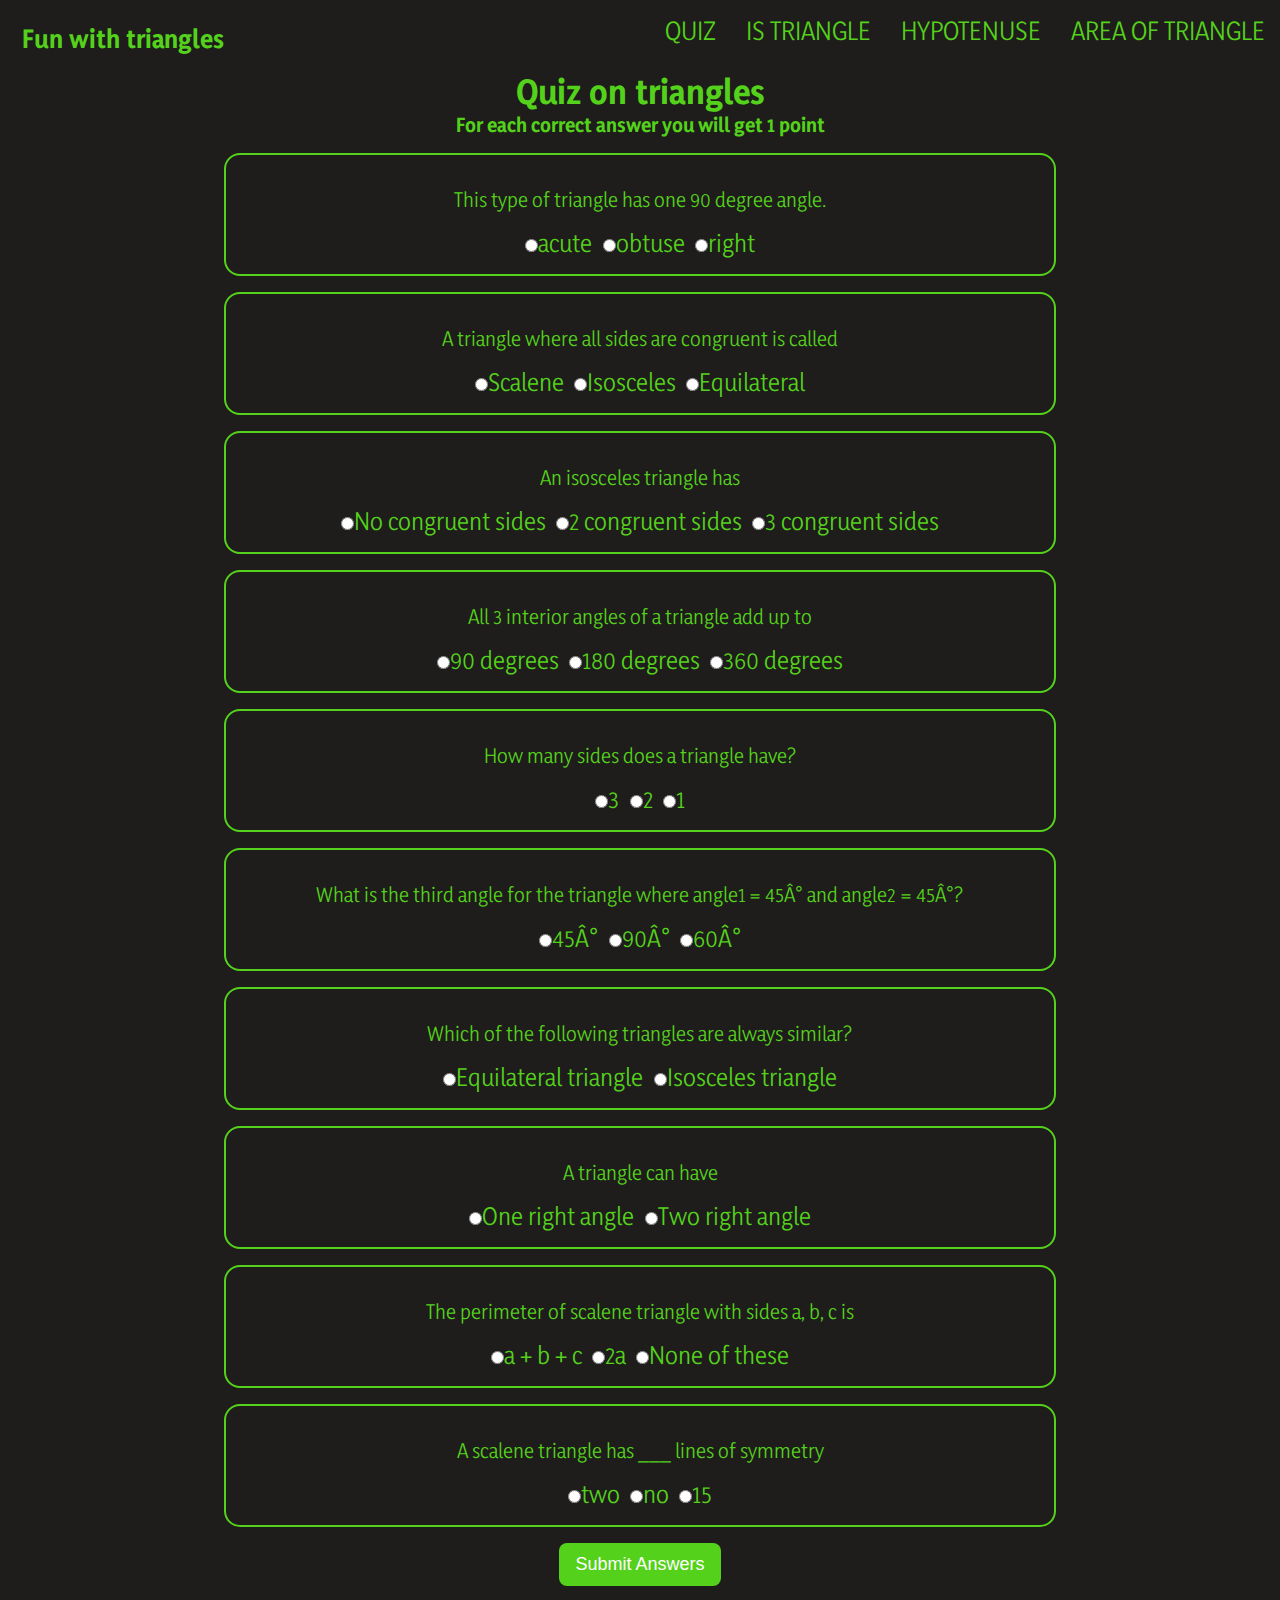
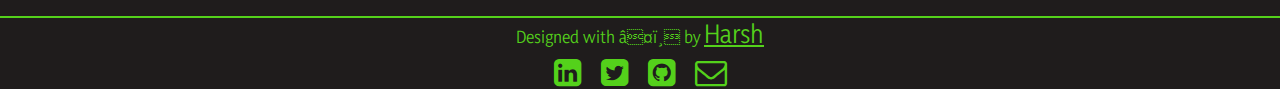
<file: index.html>
<!DOCTYPE html>
<html lang="en">
<right <meta charset="UTF-8">
    <meta http-equiv="X-UA-Compatible" content="IE=edge">
    <meta name="viewport" content="width=device-width, initial-scale=1.0">
    <title>Triangle Quiz</title>
    <link rel="stylesheet" href="https://stackpath.bootstrapcdn.com/font-awesome/4.7.0/css/font-awesome.min.css">
    <link rel="stylesheet" href="/styles/quiz.css" />

    </head>

    <body>
        <nav>
            <div class="logo"><a href="/index.html">Fun with triangles</a></div>
            <div class="openMenu"><i class="fa fa-bars"></i></div>
            <ul class="mainMenu">
                <li><a href="/index.html" class="active">Quiz</a></li>
                <li><a href="/pages/isTriangle.html">is Triangle</a></li>
                <li><a href="/pages/hypotenuse.html">Hypotenuse</a></li>
                <li><a href="/pages/areaTriangle.html">Area of Triangle</a></li>
                <div class="closeMenu"><i class="fa fa-times"></i></div>
            </ul>
        </nav>

        <h1>Quiz on triangles</h1>
        <h3>For each correct answer you will get 1 point</h3>
        <form id="quiz-form">
            <div class="container">
                <p>This type of triangle has one 90 degree angle.</p>
                <label><input type="radio" name="question1" value="acute" required/>acute</label>
                <label><input type="radio" name="question1" value="obtuse" required/>obtuse</label>
                <label><input type="radio" name="question1" value="right" required/>right</label>
            </div>
            <div class="container">
                <p>A triangle where all sides are congruent is called</p>
                <label><input type="radio" name="question2" value="Scalene" required/>Scalene</label>
                <label><input type="radio" name="question2" value="Isosceles" required/>Isosceles</label>
                <label><input type="radio" name="question2" value="Equilateral" required/>Equilateral</label>
            </div>
            <div class="container">
                <p>An isosceles triangle has</p>
                <label><input type="radio" name="question3" value="No congruent sides" required/>No congruent sides</label>
                <label><input type="radio" name="question3" value="2 congruent sides" required/>2 congruent sides</label>
                <label><input type="radio" name="question3" value="3 congruent sides" required/>3 congruent sides</label>
            </div>
            <div class="container">
                <p>All 3 interior angles of a triangle add up to</p>
                <label><input type="radio" name="question4" value="90 degrees" required/>90 degrees</label>
                <label><input type="radio" name="question4" value="180 degrees" required/>180 degrees</label>
                <label><input type="radio" name="question4" value="360 degrees" required/>360 degrees</label>
            </div>
            <div class="container">
                <p>How many sides does a triangle have?</p>
                <label><input type="radio" name="question5" value="3" required/>3</label>
                <label><input type="radio" name="question5" value="2" required/>2</label>
                <label><input type="radio" name="question5" value="1" required/>1</label>
            </div>
            <div class="container">
                <p>What is the third angle for the triangle where angle1 = 45° and angle2 = 45°?</p>
                <label><input type="radio" name="question6" value="45°" required/>45°</label>
                <label><input type="radio" name="question6" value="90°" required/>90°</label>
                <label><input type="radio" name="question6" value="60°" required/>60°</label>
            </div>
            <div class="container">
                <p>Which of the following triangles are always similar?</p>
                <label><input type="radio" name="question7" value="Equilateral triangle" required/>Equilateral triangle</label>
                <label><input type="radio" name="question7" value="Isosceles triangle" required/>Isosceles triangle</label>
            </div>
            <div class="container">
                <p>A triangle can have</p>
                <label><input type="radio" name="question8" value="One right angle" required/>One right angle</label>
                <label><input type="radio" name="question8" value="Two right angle" required/>Two right angle</label>
            </div>
            <div class="container">
                <p>The perimeter of scalene triangle with sides a, b, c is</p>
                <label><input type="radio" name="question9" value="a + b + c" required/>a + b + c</label>
                <label><input type="radio" name="question9" value="2a" required/>2a</label>
                <label><input type="radio" name="question9" value="None of these" required/>None of these</label>
            </div>
            <div class="container">
                <p>A scalene triangle has ___ lines of symmetry</p>
                <label><input type="radio" name="question10" value="two" required/>two</label>
                <label><input type="radio" name="question10" value="no" required/>no</label>
                <label><input type="radio" name="question10" value="15" required/>15</label>
            </div>
            <button id="btn-submit">Submit Answers</button> 
        </form>
        <div id="output-box"></div>


        <footer class="list-non-bullet footer-quiz footer">
            <hr>
            <div class="footer-line"> 
    <p align="center">
    Designed with ❤️ by <a href="https://kumarharsh.netlify.app"><span style="text-decoration: underline;">Harsh</span></a>
    </p></div>
            <ul class="social-pills">
                <li class="list-item-inline">
                    <a href="https://www.linkedin.com/in/kumarharshn/" target="  _blank "
                        class="fa fa-2x fa-linkedin-square pr-4 social-logo " aria-hidden="true ">
                    </a>
                </li>
                <li class="list-item-inline">
                    <a href="https://twitter.com/codeandchords" target=" _blank "
                        class="fa fa-2x fa-twitter-square pr-4 social-logo" aria-hidden="true">
                    </a>
                </li>
                <li class="list-item-inline">
                    <a href="https://github.com/haarsh24" target=" _blank "
                        class="fa fa-2x fa-github-square pr-4 social-logo" aria-hidden="true ">
                    </a>
                </li>
                <li class="list-item-inline">
                    <a href="mailto:kumarharsh241998@gmail.com" target=" _blank "
                        class="fa fa-2x fa-envelope-o pr-4 social-logo" aria-hidden="true ">
                    </a>
                </li>
            </ul>
        </footer>

        <script src="/scripts/quiz.js" type="text/javascript"></script>
    </body>

</html>
</file>
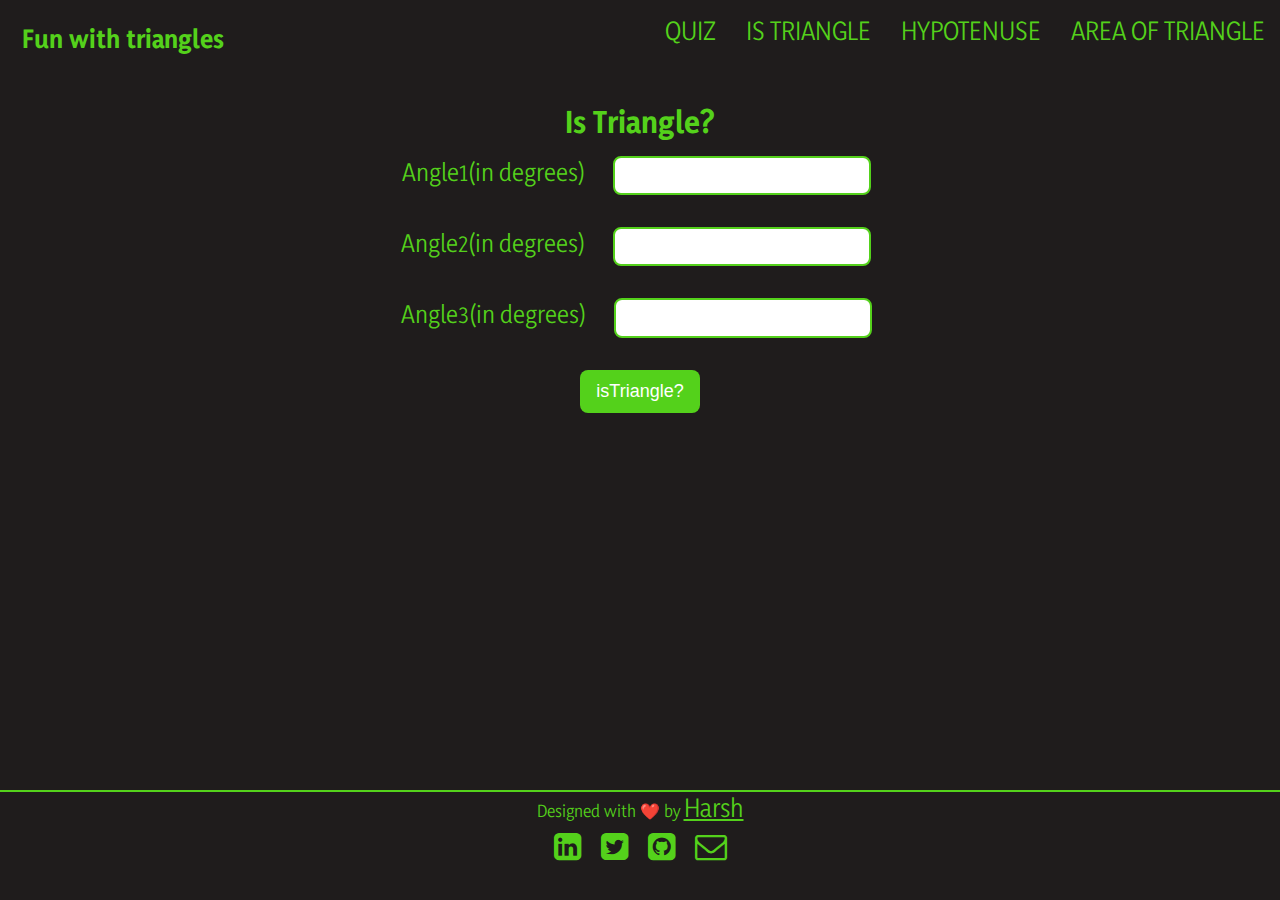
<file: pages/isTriangle.html>
<!DOCTYPE html>
<html lang="en">

<head>
    <meta charset="UTF-8">
    <meta http-equiv="X-UA-Compatible" content="IE=edge">
    <meta name="viewport" content="width=device-width, initial-scale=1.0">
    <title>Is isTriangle?</title>
    <link rel="stylesheet" href="https://stackpath.bootstrapcdn.com/font-awesome/4.7.0/css/font-awesome.min.css">
    <link rel="stylesheet" href="/style.css" />
</head>

<body>
    <main class="quiz-main"></main>
    <nav>
        <div class="logo"><a href="/index.html">Fun with triangles</a></div>
        <div class="openMenu"><i class="fa fa-bars"></i></div>
        <ul class="mainMenu">
            <li><a href="/index.html" class="active">Quiz</a></li>
            <li><a href="/pages/isTriangle.html">is Triangle</a></li>
            <li><a href="/pages/hypotenuse.html">Hypotenuse</a></li>
            <li><a href="/pages/areaTriangle.html">Area of Triangle</a></li>
            <div class="closeMenu"><i class="fa fa-times"></i></div>
        </ul>
    </nav>
        <div class="container">
            <h2>Is Triangle?</h2>
            <label for="angle1">Angle1(in degrees)</label>
            <input type="number" class="input-angle" /><br>
            <label for="angle2">Angle2(in degrees)</label>
            <input type="number" class="input-angle" /><br>
            <label for="angle3">Angle3(in degrees)</label>
            <input type="number" class="input-angle" />
            <button id="btn-output">isTriangle?</button>
            <div id="output-box"></div>
        </div>
    </main>

    <footer class="list-non-bullet footer footer-all">
        <hr>
        <div class="footer-line"> 
<p align="center">
Designed with ❤️ by <a href="https://kumarharsh.netlify.app"><span style="text-decoration: underline;">Harsh</span></a>
</p></div>
        <ul class="social-pills">
            <li class="list-item-inline">
                <a href="https://www.linkedin.com/in/kumarharshn/" target="  _blank "
                    class="fa fa-2x fa-linkedin-square pr-4 social-logo " aria-hidden="true ">
                </a>
            </li>
            <li class="list-item-inline">
                <a href="https://twitter.com/codeandchords" target=" _blank "
                    class="fa fa-2x fa-twitter-square pr-4 social-logo" aria-hidden="true">
                </a>
            </li>
            <li class="list-item-inline">
                <a href="https://github.com/haarsh24" target=" _blank "
                    class="fa fa-2x fa-github-square pr-4 social-logo" aria-hidden="true ">
                </a>
            </li>
            <li class="list-item-inline">
                <a href="mailto:kumarharsh241998@gmail.com" target=" _blank "
                    class="fa fa-2x fa-envelope-o pr-4 social-logo" aria-hidden="true ">
                </a>
            </li>
        </ul>
    </footer>

    <script src="/scripts/isTriangle.js" type="text/javascript"></script>
</body>

</html>
</file>
<file: styles/quiz.css>
@import url('https://fonts.googleapis.com/css2?family=Yaldevi&display=swap');
:root {
    --primary-color: #54d11b;
}

* {
    padding: 0;
    margin: 0;
    box-sizing: border-box;
}

html {
    position: relative;
    min-height: 100%;
}

body {
    font-family: 'Yaldevi', sans-serif;
    background-color: #1f1c1c;  
    color: var(--primary-color);
    margin: 0 0 100px;
    text-align: center;
}



/* Main */

main {
    margin: 0 0 7rem;
}

main h1 {
    margin: 1rem;
}

.container {
    width: 65%;
    margin: 1rem auto;
    font-size: larger;
    padding: 1rem 0;
    border: 2px solid var(--primary-color);
    border-radius: 1rem;
}

.container p {
    margin: 1rem 0;
}

.quiz-main {
    margin: 1rem auto;
    width: 90%;
    text-align: center;
}

button {
    background: var(--primary-color);
    border: none;
    color: #fff;
    padding: 0.7rem 1rem;
    border-radius: 0.5rem;
    font-size: large;
    cursor: pointer;
    outline: #fff;
    margin: 1rem auto;
    display: block;
}

#output-box {
    font-size: x-large;
    margin: 1rem;
}

label {
    font-size: larger;
    color: var(--primary-color);
    width: 256px;
    font-size: larger;
    margin: 0.2rem;
}



/* footer */

.footer-line {
    text-align: center;
    color: var(--primary-color);
    padding-bottom: 0.5rem;
}

.footer .social-pills {
    text-align: center;
}

.footer ul {
    padding-inline-start: 0px;
}

hr {
    border: 1px solid var(--primary-color);
}

a {
    color: var(--primary-color);
    text-decoration: none;
    font-size: x-large;
}

.list-non-bullet {

    list-style: none;
    padding-inline-start: 0px;
}

.list-item-inline {
    display: inline;
    padding: 0rem 0.5rem;
}

.footer-quiz {
    position: absolute;
    left: 0;
    bottom: 0;
    height: 70px;
    width: 100%;
}

/*Navbar toggle  */
nav {
    background-color: #1f1c1c; 
    display: flex;
    justify-content: space-between;
}
nav .mainMenu {
    display: flex;
    list-style: none;
}
nav .mainMenu li a {
    display: inline-block;
    padding: 15px;
    text-decoration: none;
    text-transform: uppercase;
    color: #fff;
    font-size: 1.5rem;
    color: var(--primary-color);
}

nav .openMenu {
    font-size: 2rem;
    margin: 20px;
    display: none;
    cursor: pointer;
}
nav .mainMenu .closeMenu {
    font-size: 2rem;
    display: none;
    cursor: pointer;
}

nav .logo {
    margin: 6px;
    font-size:xx-large;
    cursor: pointer;
    color: var(--primary-color);
    display: block;
    max-width: 270px;
    max-height: 70px;
    font-weight: bolder;
    box-sizing: border-box;
    padding: 0.5rem 1rem;
}

@media(max-width: 800px){
    nav .mainMenu {
        height: 100vh;
        position: fixed;
        top: 0;
        right: 0;
        left: 0;
        z-index: 10;
        flex-direction: column;
        justify-content: center;
        align-items: center;
        background: #1f1c1c;
        transition: top 1s ease;
        display: none;
    }
    nav .mainMenu .closeMenu {
        display: block;
        position: absolute;
        top: 20px;
        right: 20px;

    }
    nav .openMenu {
        display: block;
    }
    
}
</file>
<file: style.css>
@import url('https://fonts.googleapis.com/css2?family=Yaldevi&display=swap');
:root {
    --primary-color:#54d11b ;
}
* {
    padding: 0;
    margin: 0;
    box-sizing: border-box;
}

html{
    position: relative;
    min-height: 100%;
}
body{
  font-family: 'Yaldevi', sans-serif;
    background-color: #1f1c1c;  
    color:var(--primary-color);
    margin: 0 0 100px;
    text-align: center;
}



/* Main

main {
  margin: 0 0 7rem;
}

main h1 {
  margin: 1rem;
} */

/*  Input */
.container {
    width: 85%;
    margin: 1rem auto;
    font-size: larger;
    padding: 1rem 0;
}

label {
  font-size: larger;
  color: var(--primary-color);
  width: 256px;
  font-size: larger;
  margin: 0.5rem;
}


input{
  font-size: 14px;
  outline: #fff;
  padding: 0.6rem 1rem;
  margin: 1rem;
  border: 2px solid var(--primary-color);
  border-radius: 0.5rem;
  width: 100%;
  max-width: 258px;
  
}

button {
  background: var(--primary-color);
  border: none;
  color: #fff;
  padding: 0.7rem 1rem;
  border-radius: 0.5rem;
  font-size: large;
  cursor: pointer;
  outline: #fff;
  margin: 1rem auto;
  display: block;
}

#output-box {
  font-size: x-large;
  margin: 1rem;
}


  /* footer */

.footer-line {
    text-align: center;
    color: var(--primary-color);
    padding-bottom: 0.5rem;
}

.footer .social-pills {
    text-align: center;
}
.footer ul {
    padding-inline-start: 0px;
}

hr {
    border: 1px solid var(--primary-color);
}
a{
    color: var(--primary-color);
    text-decoration: none;
    font-size: x-large;
}
.list-non-bullet {

    list-style: none;
    padding-inline-start: 0px;
}

.list-item-inline {
    display: inline;
    padding: 0rem 0.5rem;
}
.footer-all{
    position: absolute;
    left: 0;
    bottom: 0;
    height: 110px;
    width: 100%;
}

/*Navbar toggle  */
nav {
  background-color: #1f1c1c;
  display: flex;
  justify-content: space-between;
}
nav .mainMenu {
  display: flex;
  list-style: none;
}
nav .mainMenu li a {
  display: inline-block;
  padding: 15px;
  text-decoration: none;
  text-transform: uppercase;
  color: #fff;
  font-size: 1.5rem;
  color: var(--primary-color);
}

nav .openMenu {
  font-size: 2rem;
  margin: 20px;
  display: none;
  cursor: pointer;
}
nav .mainMenu .closeMenu {
  font-size: 2rem;
  display: none;
  cursor: pointer;
}

nav .logo {
  margin: 6px;
  font-size:xx-large;
  cursor: pointer;
  color: var(--primary-color);
  display: block;
  max-width: 270px;
  max-height: 70px;
  font-weight: bolder;
  box-sizing: border-box;
  padding: 0.5rem 1rem;
}

@media(max-width: 800px){
  nav .mainMenu {
      height: 100vh;
      position: fixed;
      top: 0;
      right: 0;
      left: 0;
      z-index: 10;
      flex-direction: column;
      justify-content: center;
      align-items: center;
      background: #1f1c1c;
      transition: top 1s ease;
      display: none;
  }
  nav .mainMenu .closeMenu {
      display: block;
      position: absolute;
      top: 20px;
      right: 20px;

  }
  nav .openMenu {
      display: block;
  }
  
}
</file>
